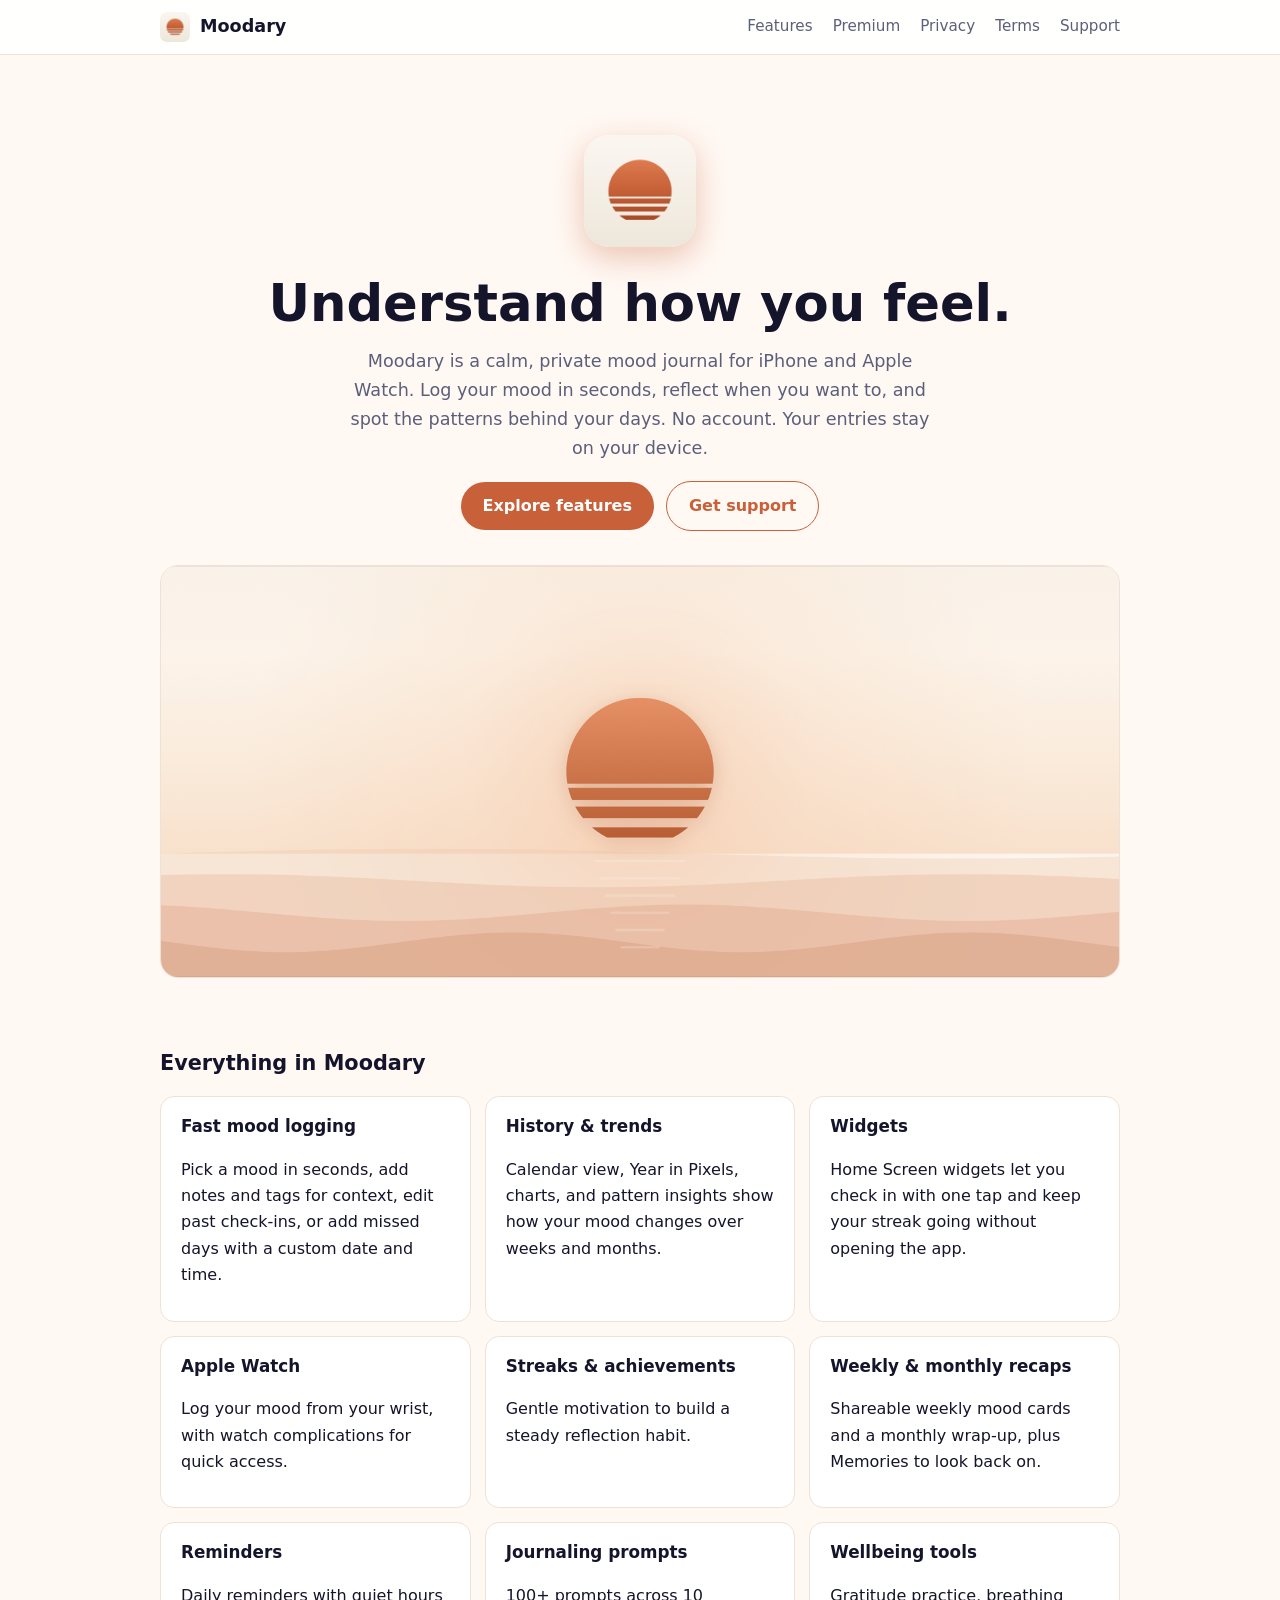
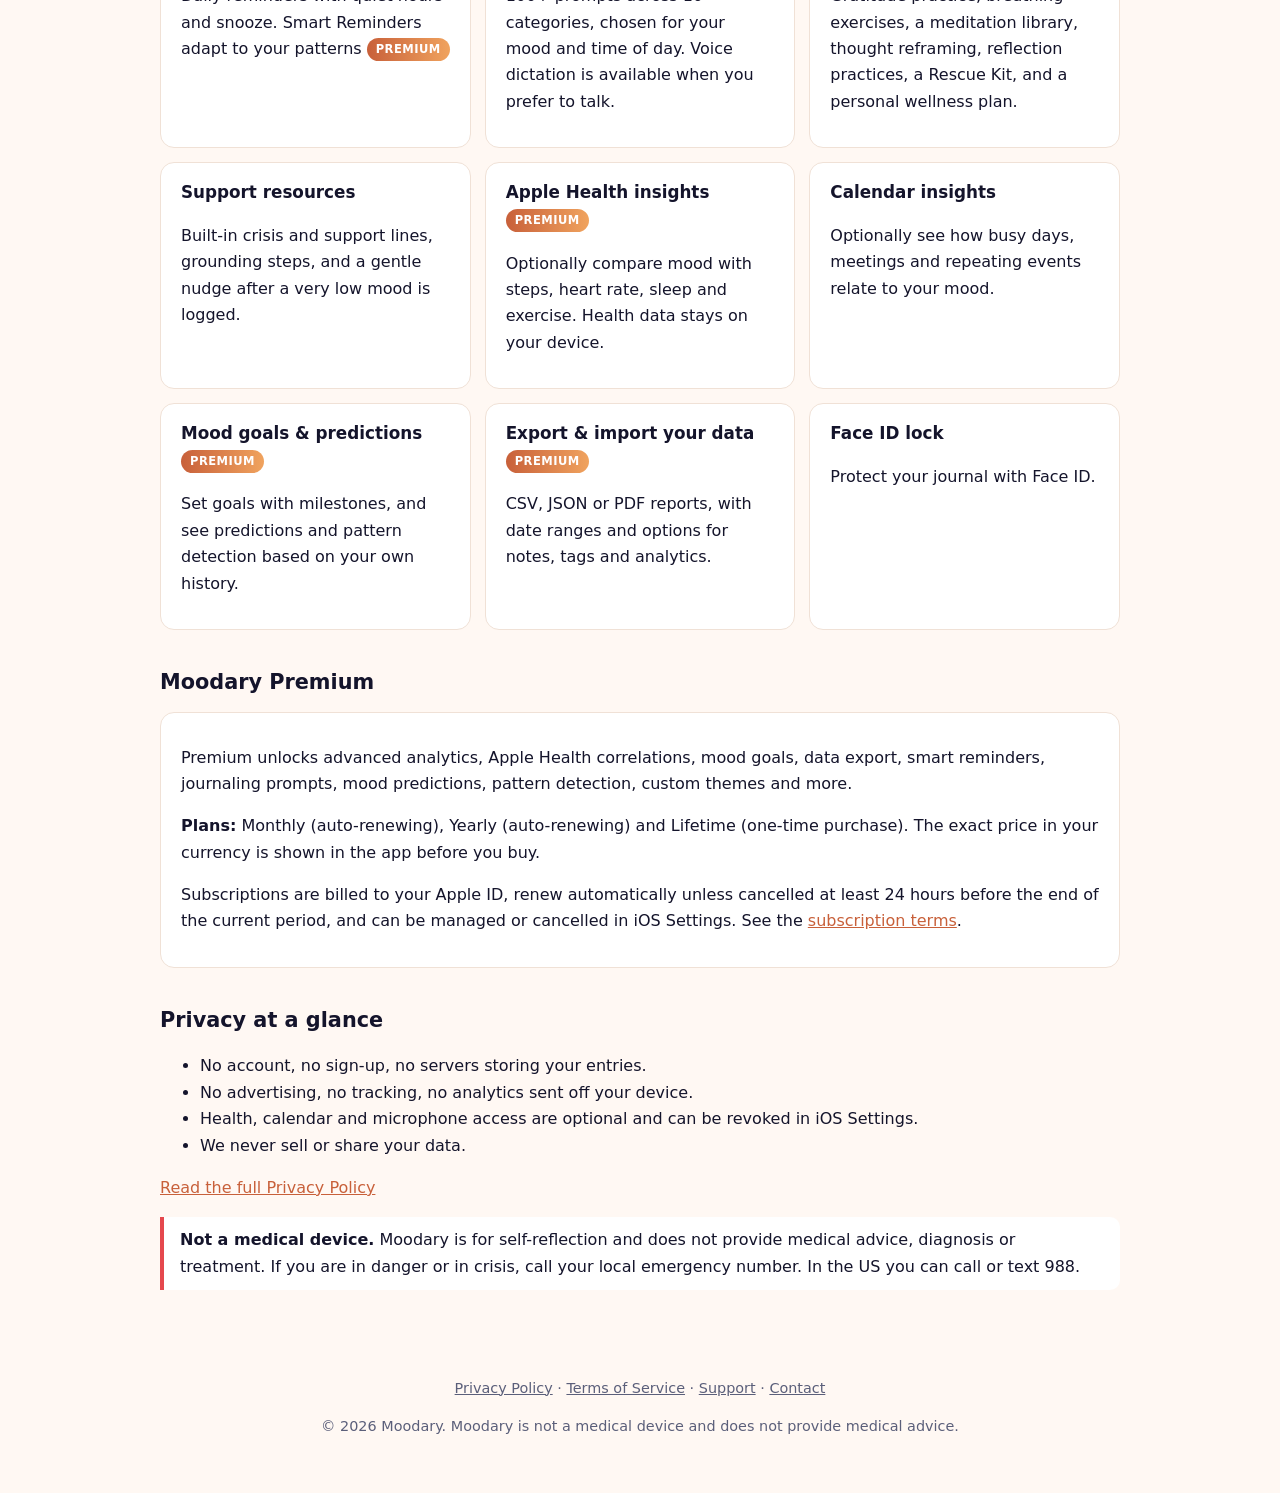
<file: index.html>
<!doctype html>
<html lang="en">
<head>
<meta charset="utf-8">
<meta name="viewport" content="width=device-width, initial-scale=1">
<title>Moodary – Private Mood Journal for iPhone & Apple Watch</title>
<meta name="description" content="Moodary is a private mood journal and tracker with widgets, Apple Watch, journaling prompts, streaks and Apple Health insights. No account needed.">
<meta name="theme-color" content="#c8603a">
<link rel="icon" href="assets/icon.png">
<link rel="apple-touch-icon" href="assets/icon.png">
<link rel="stylesheet" href="style.css">
</head>
<body>
<header><nav>
<a class="brand" href="index.html"><img src="assets/icon.png" alt="">Moodary</a>
<a href="index.html#features">Features</a>
<a href="index.html#premium">Premium</a>
<a href="privacy.html">Privacy</a>
<a href="terms.html">Terms</a>
<a href="support.html">Support</a>
</nav></header>
<main class="wide">
<section class="hero">
<img class="icon" src="assets/icon.png" alt="Moodary app icon">
<h1>Understand how you feel.</h1>
<p>Moodary is a calm, private mood journal for iPhone and Apple Watch. Log your mood in seconds, reflect when you want to, and spot the patterns behind your days. No account. Your entries stay on your device.</p>
<a class="btn" href="#features">Explore features</a><a class="btn alt" href="support.html">Get support</a>
<img class="shot" src="assets/header.png" alt="Moodary app screenshots">
</section>

<h2 id="features">Everything in Moodary</h2>
<div class="grid">
<div class="card"><h3>Fast mood logging</h3><p>Pick a mood in seconds, add notes and tags for context, edit past check-ins, or add missed days with a custom date and time.</p></div>
<div class="card"><h3>History &amp; trends</h3><p>Calendar view, Year in Pixels, charts, and pattern insights show how your mood changes over weeks and months.</p></div>
<div class="card"><h3>Widgets</h3><p>Home Screen widgets let you check in with one tap and keep your streak going without opening the app.</p></div>
<div class="card"><h3>Apple Watch</h3><p>Log your mood from your wrist, with watch complications for quick access.</p></div>
<div class="card"><h3>Streaks &amp; achievements</h3><p>Gentle motivation to build a steady reflection habit.</p></div>
<div class="card"><h3>Weekly &amp; monthly recaps</h3><p>Shareable weekly mood cards and a monthly wrap-up, plus Memories to look back on.</p></div>
<div class="card"><h3>Reminders</h3><p>Daily reminders with quiet hours and snooze. Smart Reminders adapt to your patterns <span class="badge">Premium</span></p></div>
<div class="card"><h3>Journaling prompts</h3><p>100+ prompts across 10 categories, chosen for your mood and time of day. Voice dictation is available when you prefer to talk.</p></div>
<div class="card"><h3>Wellbeing tools</h3><p>Gratitude practice, breathing exercises, a meditation library, thought reframing, reflection practices, a Rescue Kit, and a personal wellness plan.</p></div>
<div class="card"><h3>Support resources</h3><p>Built-in crisis and support lines, grounding steps, and a gentle nudge after a very low mood is logged.</p></div>
<div class="card"><h3>Apple Health insights <span class="badge">Premium</span></h3><p>Optionally compare mood with steps, heart rate, sleep and exercise. Health data stays on your device.</p></div>
<div class="card"><h3>Calendar insights</h3><p>Optionally see how busy days, meetings and repeating events relate to your mood.</p></div>
<div class="card"><h3>Mood goals &amp; predictions <span class="badge">Premium</span></h3><p>Set goals with milestones, and see predictions and pattern detection based on your own history.</p></div>
<div class="card"><h3>Export &amp; import your data <span class="badge">Premium</span></h3><p>CSV, JSON or PDF reports, with date ranges and options for notes, tags and analytics.</p></div>
<div class="card"><h3>Face ID lock</h3><p>Protect your journal with Face ID.</p></div>
</div>

<h2 id="premium">Moodary Premium</h2>
<div class="card">
<p>Premium unlocks advanced analytics, Apple Health correlations, mood goals, data export, smart reminders, journaling prompts, mood predictions, pattern detection, custom themes and more.</p>
<p><strong>Plans:</strong> Monthly (auto-renewing), Yearly (auto-renewing) and Lifetime (one-time purchase). The exact price in your currency is shown in the app before you buy.</p>
<p>Subscriptions are billed to your Apple ID, renew automatically unless cancelled at least 24 hours before the end of the current period, and can be managed or cancelled in iOS Settings. See the <a href="terms.html#subscriptions">subscription terms</a>.</p>
</div>

<h2 id="privacy-glance">Privacy at a glance</h2>
<ul>
<li>No account, no sign-up, no servers storing your entries.</li>
<li>No advertising, no tracking, no analytics sent off your device.</li>
<li>Health, calendar and microphone access are optional and can be revoked in iOS Settings.</li>
<li>We never sell or share your data.</li>
</ul>
<p><a href="privacy.html">Read the full Privacy Policy</a></p>

<div class="note warn"><strong>Not a medical device.</strong> Moodary is for self-reflection and does not provide medical advice, diagnosis or treatment. If you are in danger or in crisis, call your local emergency number. In the US you can call or text 988.</div>
</main>
<footer><p><a href="privacy.html">Privacy Policy</a> &middot; <a href="terms.html">Terms of Service</a> &middot; <a href="support.html">Support</a> &middot; <a href="mailto:alice.turcanu91@gmail.com">Contact</a></p><p>&copy; 2026 Moodary. Moodary is not a medical device and does not provide medical advice.</p></footer>
</body>
</html>
</file>
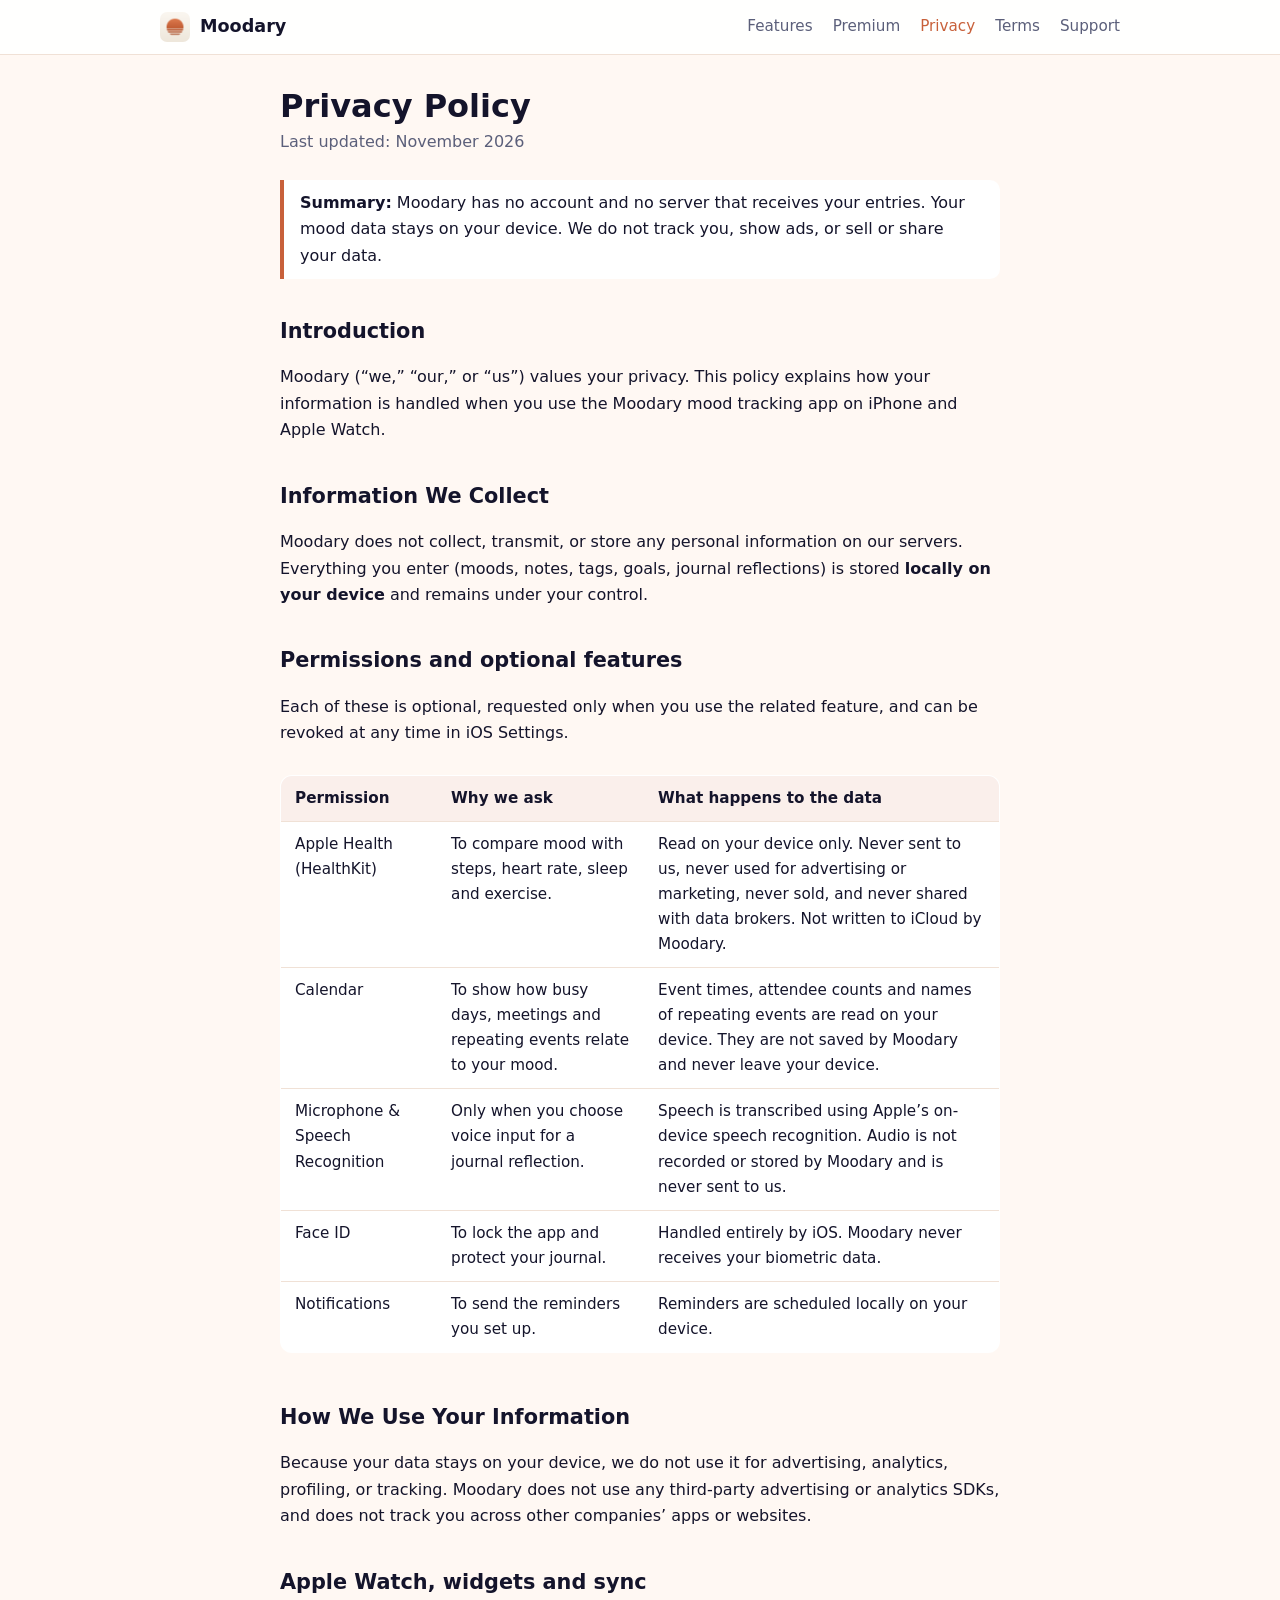
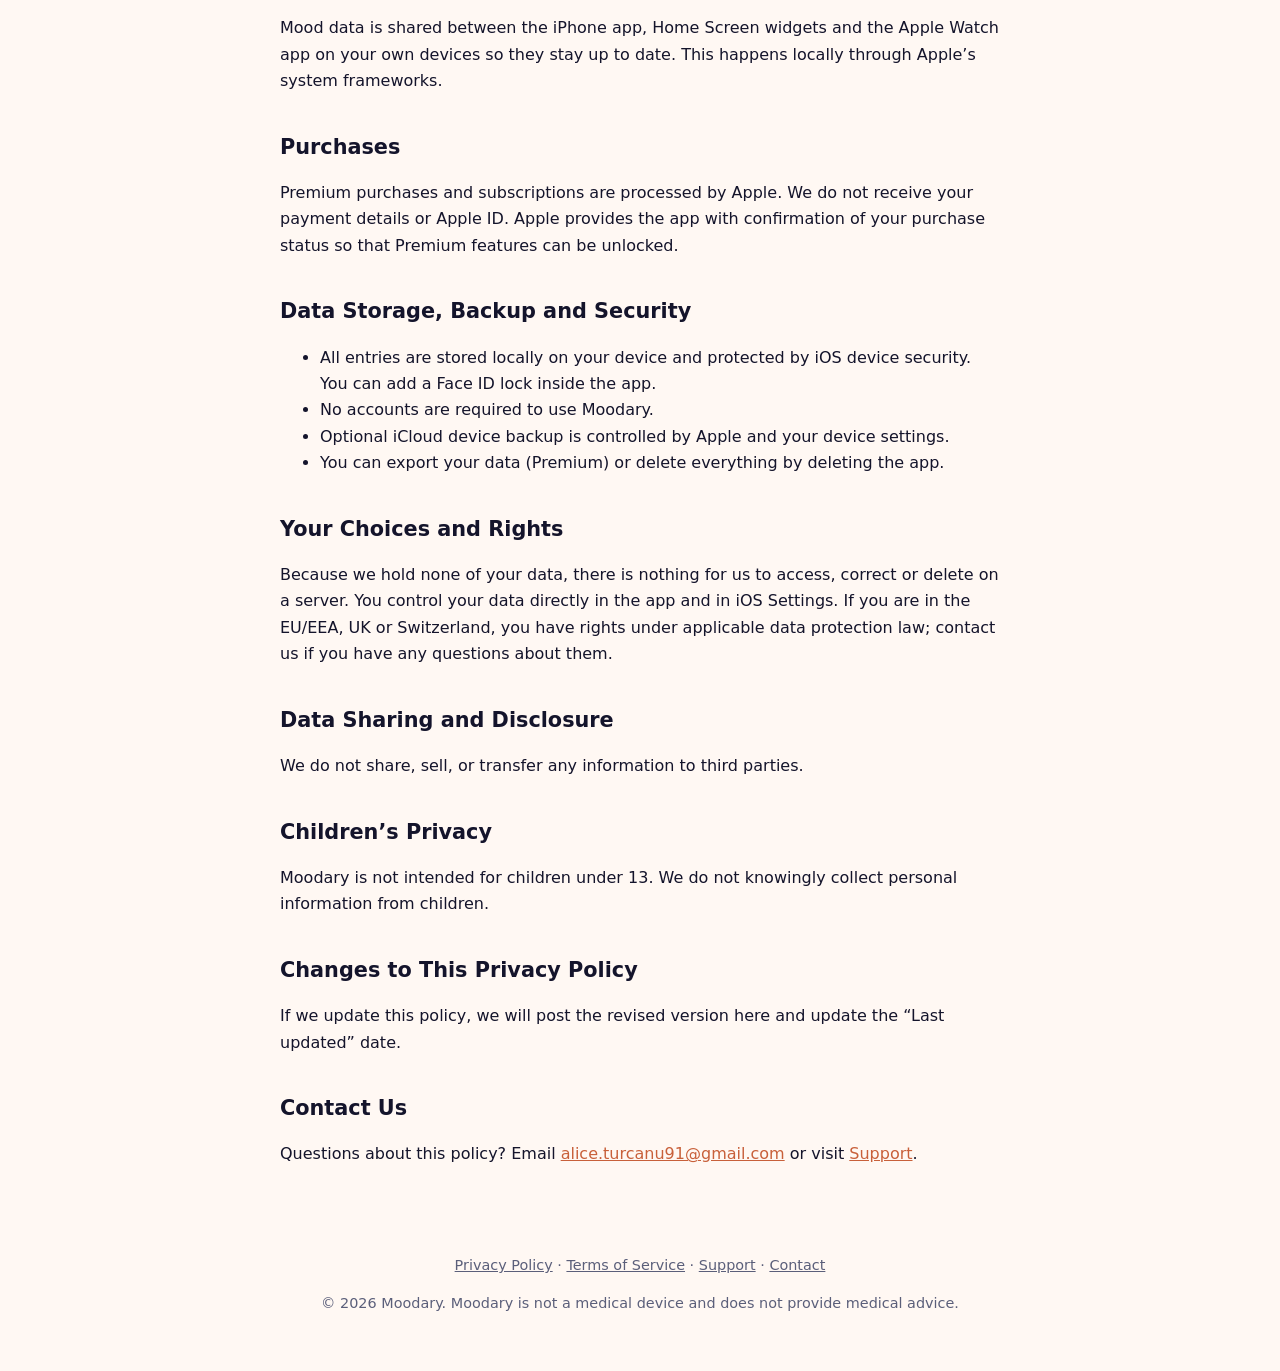
<file: privacy.html>
<!doctype html>
<html lang="en">
<head>
<meta charset="utf-8">
<meta name="viewport" content="width=device-width, initial-scale=1">
<title>Moodary – Privacy Policy</title>
<meta name="description" content="How Moodary handles your data: stored locally on your device, no accounts, no tracking, no ads.">
<meta name="theme-color" content="#c8603a">
<link rel="icon" href="assets/icon.png">
<link rel="apple-touch-icon" href="assets/icon.png">
<link rel="stylesheet" href="style.css">
</head>
<body>
<header><nav>
<a class="brand" href="index.html"><img src="assets/icon.png" alt="">Moodary</a>
<a href="index.html#features">Features</a>
<a href="index.html#premium">Premium</a>
<a href="privacy.html" aria-current="page">Privacy</a>
<a href="terms.html">Terms</a>
<a href="support.html">Support</a>
</nav></header>
<main class="">
<h1>Privacy Policy</h1>
<p class="updated">Last updated: November 2026</p>
<div class="note"><strong>Summary:</strong> Moodary has no account and no server that receives your entries. Your mood data stays on your device. We do not track you, show ads, or sell or share your data.</div>
<h2>Introduction</h2>
<p>Moodary (&ldquo;we,&rdquo; &ldquo;our,&rdquo; or &ldquo;us&rdquo;) values your privacy. This policy explains how your information is handled when you use the Moodary mood tracking app on iPhone and Apple Watch.</p>
<h2>Information We Collect</h2>
<p>Moodary does not collect, transmit, or store any personal information on our servers. Everything you enter (moods, notes, tags, goals, journal reflections) is stored <strong>locally on your device</strong> and remains under your control.</p>
<h2 id="permissions-and-optional-features">Permissions and optional features</h2>
<p>Each of these is optional, requested only when you use the related feature, and can be revoked at any time in iOS Settings.</p>
<div class="scroll"><table>
<tr><th>Permission</th><th>Why we ask</th><th>What happens to the data</th></tr>
<tr><td>Apple Health (HealthKit)</td><td>To compare mood with steps, heart rate, sleep and exercise.</td><td>Read on your device only. Never sent to us, never used for advertising or marketing, never sold, and never shared with data brokers. Not written to iCloud by Moodary.</td></tr>
<tr><td>Calendar</td><td>To show how busy days, meetings and repeating events relate to your mood.</td><td>Event times, attendee counts and names of repeating events are read on your device. They are not saved by Moodary and never leave your device.</td></tr>
<tr><td>Microphone &amp; Speech Recognition</td><td>Only when you choose voice input for a journal reflection.</td><td>Speech is transcribed using Apple&rsquo;s on-device speech recognition. Audio is not recorded or stored by Moodary and is never sent to us.</td></tr>
<tr><td>Face ID</td><td>To lock the app and protect your journal.</td><td>Handled entirely by iOS. Moodary never receives your biometric data.</td></tr>
<tr><td>Notifications</td><td>To send the reminders you set up.</td><td>Reminders are scheduled locally on your device.</td></tr>
</table></div>
<h2>How We Use Your Information</h2>
<p>Because your data stays on your device, we do not use it for advertising, analytics, profiling, or tracking. Moodary does not use any third-party advertising or analytics SDKs, and does not track you across other companies&rsquo; apps or websites.</p>
<h2>Apple Watch, widgets and sync</h2>
<p>Mood data is shared between the iPhone app, Home Screen widgets and the Apple Watch app on your own devices so they stay up to date. This happens locally through Apple&rsquo;s system frameworks.</p>
<h2>Purchases</h2>
<p>Premium purchases and subscriptions are processed by Apple. We do not receive your payment details or Apple ID. Apple provides the app with confirmation of your purchase status so that Premium features can be unlocked.</p>
<h2>Data Storage, Backup and Security</h2>
<ul>
<li>All entries are stored locally on your device and protected by iOS device security. You can add a Face ID lock inside the app.</li>
<li>No accounts are required to use Moodary.</li>
<li>Optional iCloud device backup is controlled by Apple and your device settings.</li>
<li>You can export your data (Premium) or delete everything by deleting the app.</li>
</ul>
<h2>Your Choices and Rights</h2>
<p>Because we hold none of your data, there is nothing for us to access, correct or delete on a server. You control your data directly in the app and in iOS Settings. If you are in the EU/EEA, UK or Switzerland, you have rights under applicable data protection law; contact us if you have any questions about them.</p>
<h2>Data Sharing and Disclosure</h2>
<p>We do not share, sell, or transfer any information to third parties.</p>
<h2>Children&rsquo;s Privacy</h2>
<p>Moodary is not intended for children under 13. We do not knowingly collect personal information from children.</p>
<h2>Changes to This Privacy Policy</h2>
<p>If we update this policy, we will post the revised version here and update the &ldquo;Last updated&rdquo; date.</p>
<h2>Contact Us</h2>
<p>Questions about this policy? Email <a href="mailto:alice.turcanu91@gmail.com">alice.turcanu91@gmail.com</a> or visit <a href="support.html">Support</a>.</p>
</main>
<footer><p><a href="privacy.html">Privacy Policy</a> &middot; <a href="terms.html">Terms of Service</a> &middot; <a href="support.html">Support</a> &middot; <a href="mailto:alice.turcanu91@gmail.com">Contact</a></p><p>&copy; 2026 Moodary. Moodary is not a medical device and does not provide medical advice.</p></footer>
</body>
</html>
</file>
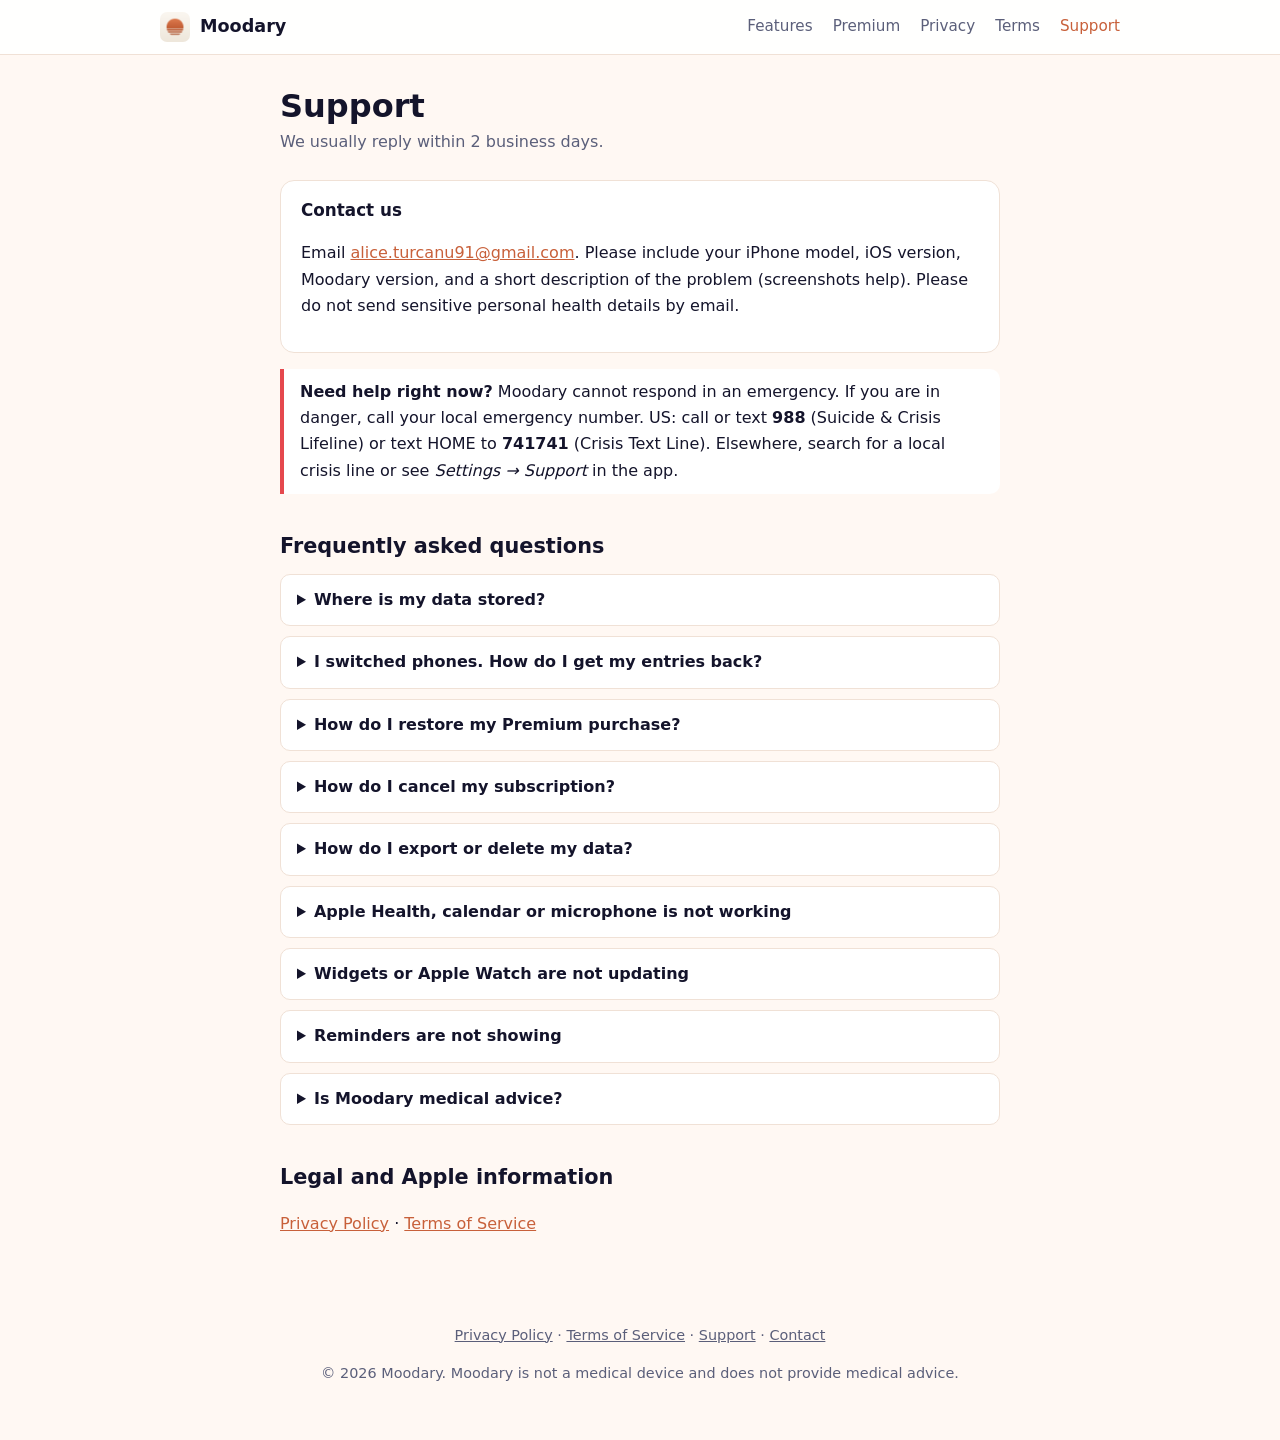
<file: support.html>
<!doctype html>
<html lang="en">
<head>
<meta charset="utf-8">
<meta name="viewport" content="width=device-width, initial-scale=1">
<title>Moodary – Support</title>
<meta name="description" content="Get help with Moodary: contact, FAQ, restoring purchases, cancelling subscriptions and crisis resources.">
<meta name="theme-color" content="#c8603a">
<link rel="icon" href="assets/icon.png">
<link rel="apple-touch-icon" href="assets/icon.png">
<link rel="stylesheet" href="style.css">
</head>
<body>
<header><nav>
<a class="brand" href="index.html"><img src="assets/icon.png" alt="">Moodary</a>
<a href="index.html#features">Features</a>
<a href="index.html#premium">Premium</a>
<a href="privacy.html">Privacy</a>
<a href="terms.html">Terms</a>
<a href="support.html" aria-current="page">Support</a>
</nav></header>
<main class="">
<h1>Support</h1>
<p class="updated">We usually reply within 2 business days.</p>
<div class="card"><h3>Contact us</h3><p>Email <a href="mailto:alice.turcanu91@gmail.com?subject=Moodary%20Support">alice.turcanu91@gmail.com</a>. Please include your iPhone model, iOS version, Moodary version, and a short description of the problem (screenshots help). Please do not send sensitive personal health details by email.</p></div>
<div class="note warn"><strong>Need help right now?</strong> Moodary cannot respond in an emergency. If you are in danger, call your local emergency number. US: call or text <strong>988</strong> (Suicide &amp; Crisis Lifeline) or text HOME to <strong>741741</strong> (Crisis Text Line). Elsewhere, search for a local crisis line or see <em>Settings &rarr; Support</em> in the app.</div>
<h2>Frequently asked questions</h2>
<details><summary>Where is my data stored?</summary><p>Only on your device. Moodary has no accounts and no servers receiving your entries. See the <a href="privacy.html">Privacy Policy</a>.</p></details>
<details><summary>I switched phones. How do I get my entries back?</summary><p>Entries are stored on your device, so restore your new phone from an iCloud or computer backup of your old one. Premium users can also export CSV, JSON or PDF from Settings.</p></details>
<details><summary>How do I restore my Premium purchase?</summary><p>Open Moodary, open the Premium screen and tap <em>Restore</em>. Use the same Apple ID as the original purchase.</p></details>
<details><summary>How do I cancel my subscription?</summary><p>Open iOS Settings, tap your name, then <em>Subscriptions</em>, choose Moodary and tap <em>Cancel Subscription</em>. Deleting the app does not cancel it. For refunds, visit <a href="https://reportaproblem.apple.com">reportaproblem.apple.com</a>.</p></details>
<details><summary>How do I export or delete my data?</summary><p>Premium users can export from Settings. To delete everything, delete the app from your device.</p></details>
<details><summary>Apple Health, calendar or microphone is not working</summary><p>Open iOS Settings &rarr; Moodary (and Settings &rarr; Privacy &amp; Security &rarr; Health) and make sure the permission is enabled, then restart the app.</p></details>
<details><summary>Widgets or Apple Watch are not updating</summary><p>Open the iPhone app once to refresh, then check that the widget is added again (long-press the Home Screen) and that the Watch app is installed from the Watch app on iPhone.</p></details>
<details><summary>Reminders are not showing</summary><p>Check Settings &rarr; Notifications &rarr; Moodary, make sure reminders are enabled in the app, and that Focus modes or quiet hours are not silencing them.</p></details>
<details><summary>Is Moodary medical advice?</summary><p>No. Moodary is for self-reflection only. If you are struggling, please reach out to a healthcare professional or a crisis line.</p></details>
<h2>Legal and Apple information</h2>
<p><a href="privacy.html">Privacy Policy</a> &middot; <a href="terms.html">Terms of Service</a></p>
</main>
<footer><p><a href="privacy.html">Privacy Policy</a> &middot; <a href="terms.html">Terms of Service</a> &middot; <a href="support.html">Support</a> &middot; <a href="mailto:alice.turcanu91@gmail.com">Contact</a></p><p>&copy; 2026 Moodary. Moodary is not a medical device and does not provide medical advice.</p></footer>
</body>
</html>
</file>
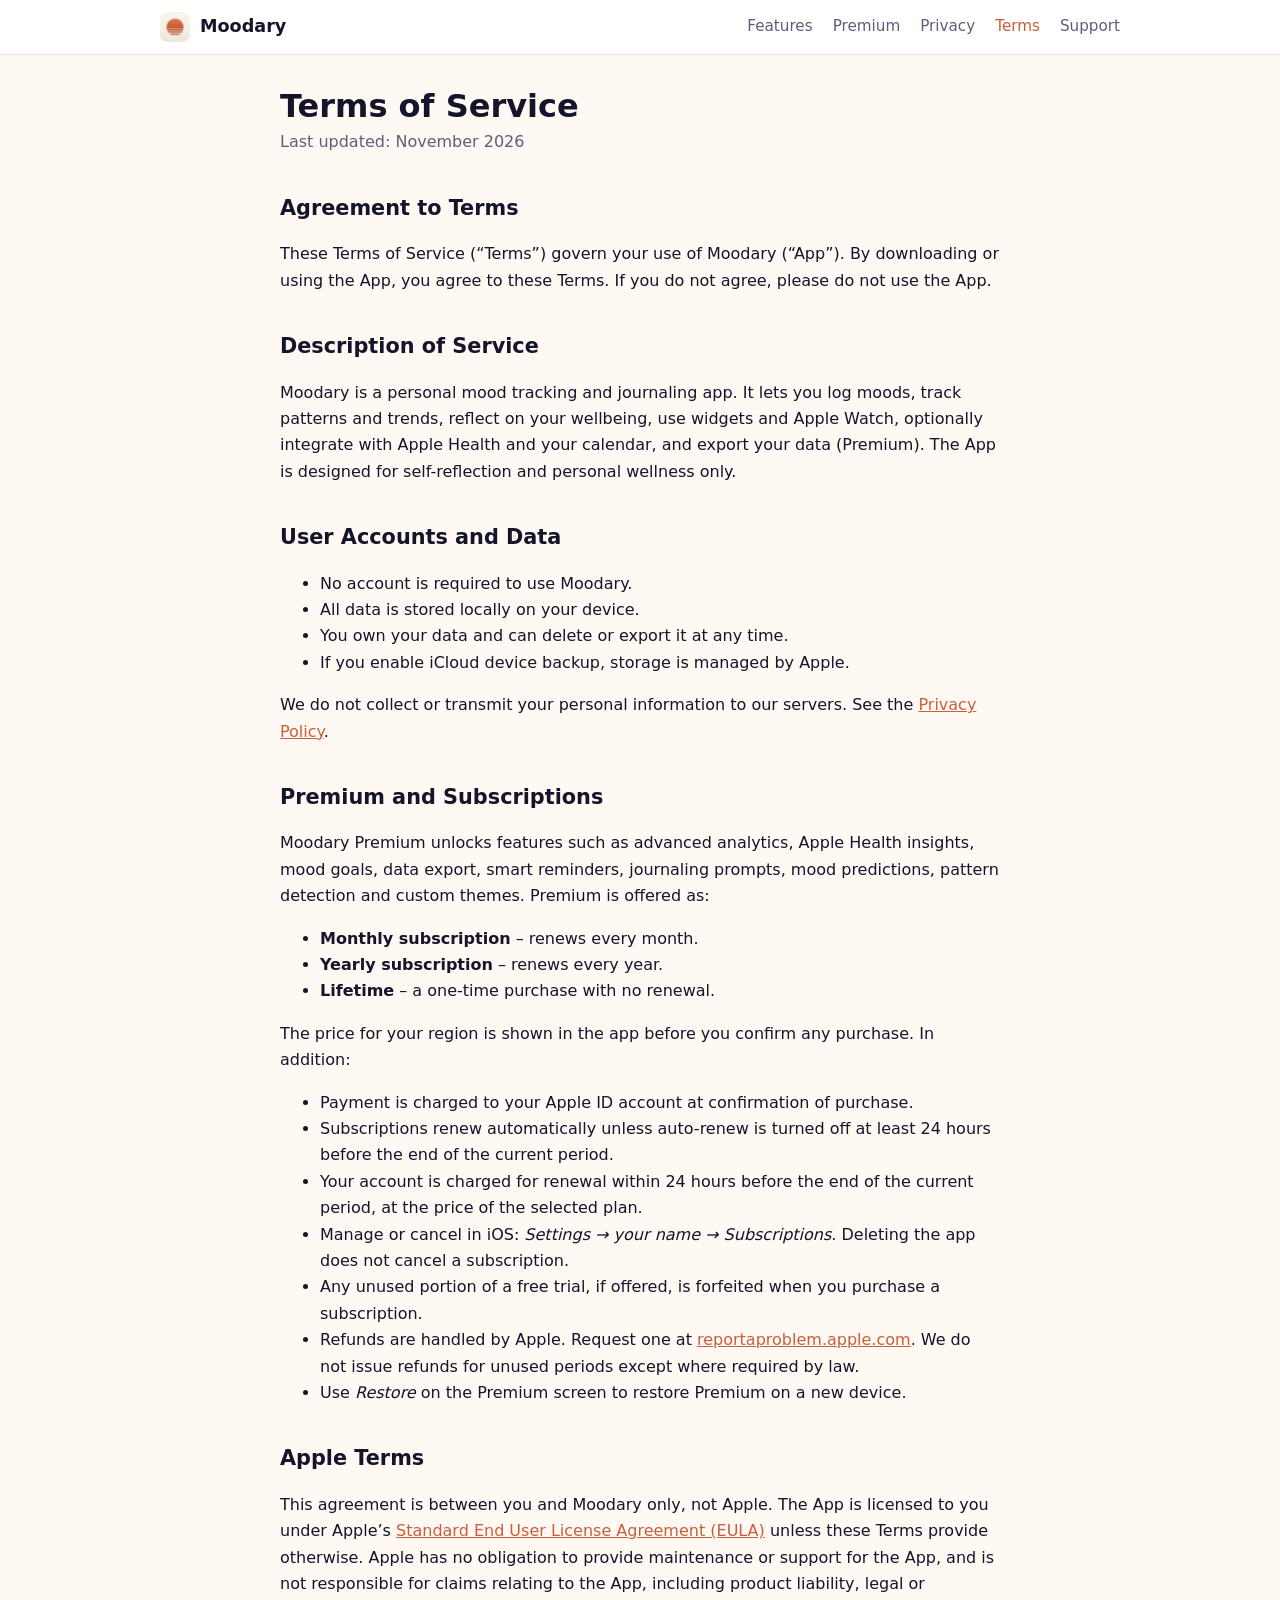
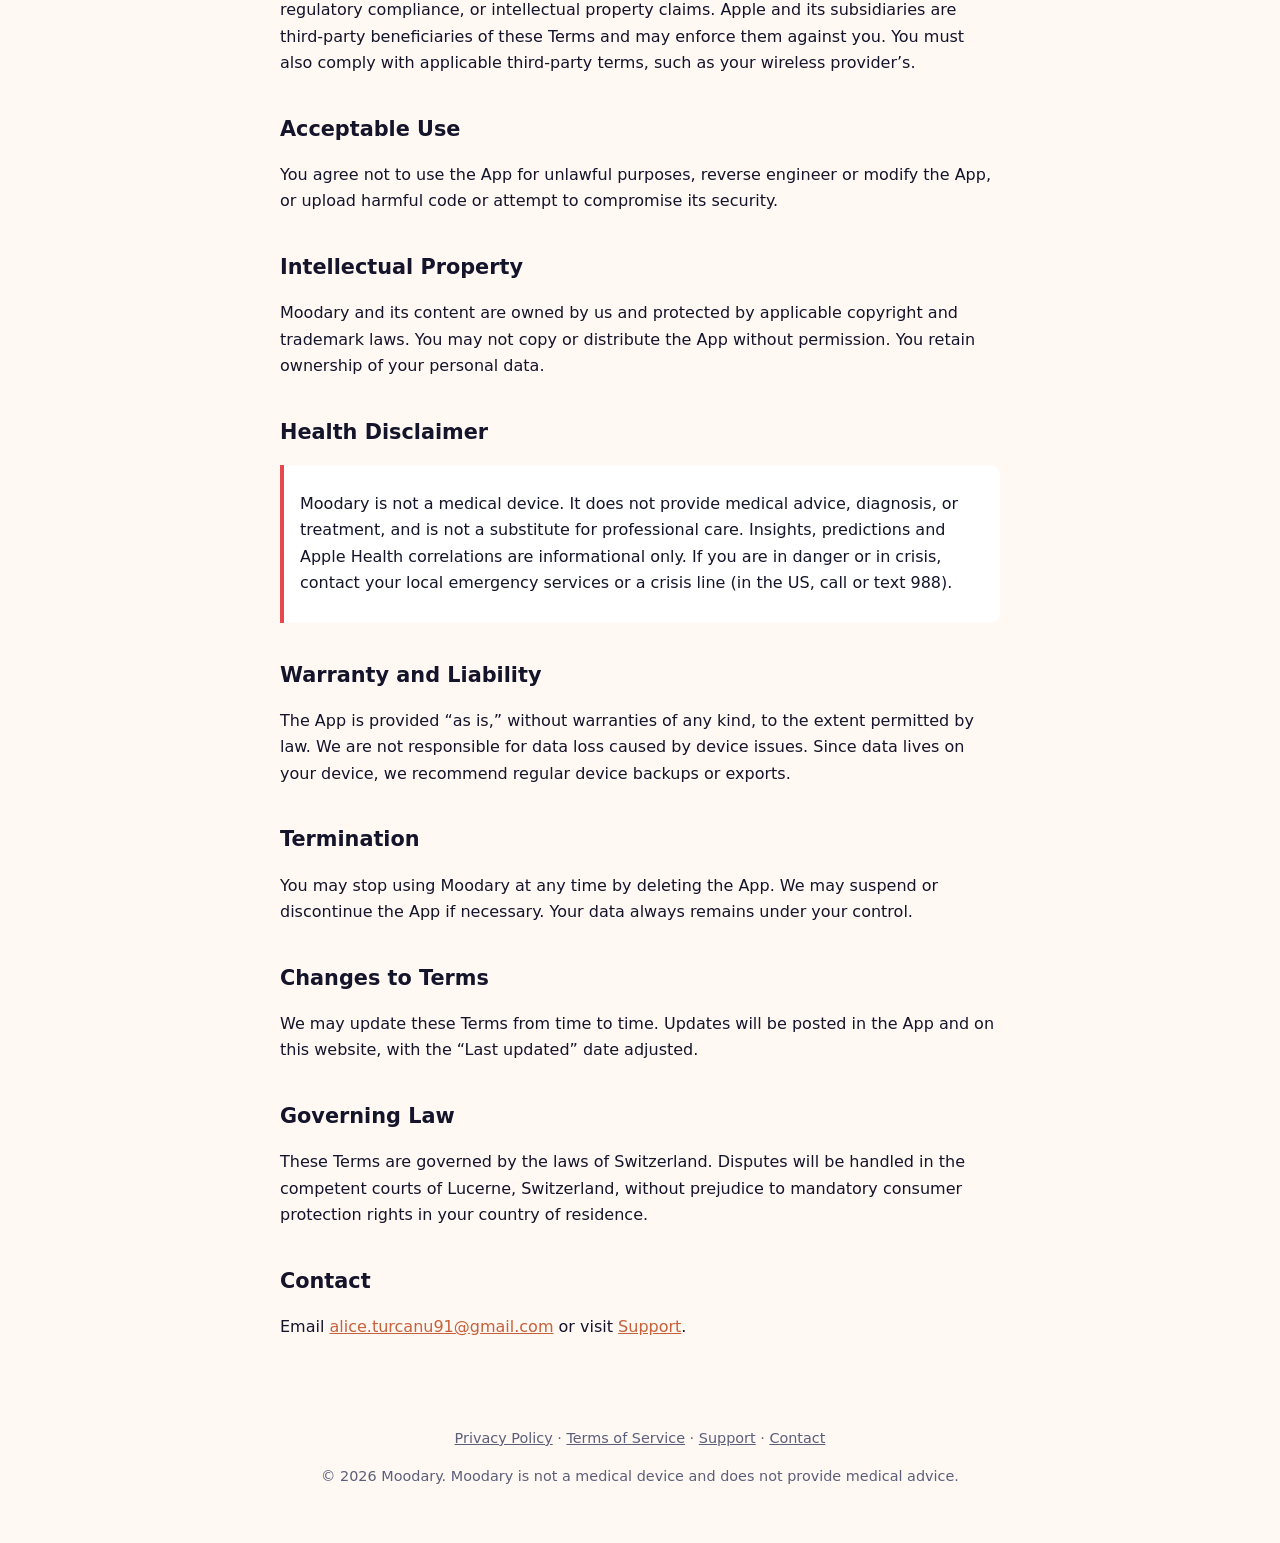
<file: terms.html>
<!doctype html>
<html lang="en">
<head>
<meta charset="utf-8">
<meta name="viewport" content="width=device-width, initial-scale=1">
<title>Moodary – Terms of Service</title>
<meta name="description" content="Moodary Terms of Service, subscription terms and Apple EULA information.">
<meta name="theme-color" content="#c8603a">
<link rel="icon" href="assets/icon.png">
<link rel="apple-touch-icon" href="assets/icon.png">
<link rel="stylesheet" href="style.css">
</head>
<body>
<header><nav>
<a class="brand" href="index.html"><img src="assets/icon.png" alt="">Moodary</a>
<a href="index.html#features">Features</a>
<a href="index.html#premium">Premium</a>
<a href="privacy.html">Privacy</a>
<a href="terms.html" aria-current="page">Terms</a>
<a href="support.html">Support</a>
</nav></header>
<main class="">
<h1>Terms of Service</h1>
<p class="updated">Last updated: November 2026</p>
<h2>Agreement to Terms</h2>
<p>These Terms of Service (&ldquo;Terms&rdquo;) govern your use of Moodary (&ldquo;App&rdquo;). By downloading or using the App, you agree to these Terms. If you do not agree, please do not use the App.</p>
<h2>Description of Service</h2>
<p>Moodary is a personal mood tracking and journaling app. It lets you log moods, track patterns and trends, reflect on your wellbeing, use widgets and Apple Watch, optionally integrate with Apple Health and your calendar, and export your data (Premium). The App is designed for self-reflection and personal wellness only.</p>
<h2>User Accounts and Data</h2>
<ul><li>No account is required to use Moodary.</li><li>All data is stored locally on your device.</li><li>You own your data and can delete or export it at any time.</li><li>If you enable iCloud device backup, storage is managed by Apple.</li></ul>
<p>We do not collect or transmit your personal information to our servers. See the <a href="privacy.html">Privacy Policy</a>.</p>
<h2 id="subscriptions">Premium and Subscriptions</h2>
<p>Moodary Premium unlocks features such as advanced analytics, Apple Health insights, mood goals, data export, smart reminders, journaling prompts, mood predictions, pattern detection and custom themes. Premium is offered as:</p>
<ul>
<li><strong>Monthly subscription</strong> &ndash; renews every month.</li>
<li><strong>Yearly subscription</strong> &ndash; renews every year.</li>
<li><strong>Lifetime</strong> &ndash; a one-time purchase with no renewal.</li>
</ul>
<p>The price for your region is shown in the app before you confirm any purchase. In addition:</p>
<ul>
<li>Payment is charged to your Apple ID account at confirmation of purchase.</li>
<li>Subscriptions renew automatically unless auto-renew is turned off at least 24 hours before the end of the current period.</li>
<li>Your account is charged for renewal within 24 hours before the end of the current period, at the price of the selected plan.</li>
<li>Manage or cancel in iOS: <em>Settings &rarr; your name &rarr; Subscriptions</em>. Deleting the app does not cancel a subscription.</li>
<li>Any unused portion of a free trial, if offered, is forfeited when you purchase a subscription.</li>
<li>Refunds are handled by Apple. Request one at <a href="https://reportaproblem.apple.com">reportaproblem.apple.com</a>. We do not issue refunds for unused periods except where required by law.</li>
<li>Use <em>Restore</em> on the Premium screen to restore Premium on a new device.</li>
</ul>
<h2>Apple Terms</h2>
<p>This agreement is between you and Moodary only, not Apple. The App is licensed to you under Apple&rsquo;s <a href="https://www.apple.com/legal/internet-services/itunes/dev/stdeula/">Standard End User License Agreement (EULA)</a> unless these Terms provide otherwise. Apple has no obligation to provide maintenance or support for the App, and is not responsible for claims relating to the App, including product liability, legal or regulatory compliance, or intellectual property claims. Apple and its subsidiaries are third-party beneficiaries of these Terms and may enforce them against you. You must also comply with applicable third-party terms, such as your wireless provider&rsquo;s.</p>
<h2>Acceptable Use</h2>
<p>You agree not to use the App for unlawful purposes, reverse engineer or modify the App, or upload harmful code or attempt to compromise its security.</p>
<h2>Intellectual Property</h2>
<p>Moodary and its content are owned by us and protected by applicable copyright and trademark laws. You may not copy or distribute the App without permission. You retain ownership of your personal data.</p>
<h2>Health Disclaimer</h2>
<div class="note warn"><p>Moodary is not a medical device. It does not provide medical advice, diagnosis, or treatment, and is not a substitute for professional care. Insights, predictions and Apple Health correlations are informational only. If you are in danger or in crisis, contact your local emergency services or a crisis line (in the US, call or text 988).</p></div>
<h2>Warranty and Liability</h2>
<p>The App is provided &ldquo;as is,&rdquo; without warranties of any kind, to the extent permitted by law. We are not responsible for data loss caused by device issues. Since data lives on your device, we recommend regular device backups or exports.</p>
<h2>Termination</h2>
<p>You may stop using Moodary at any time by deleting the App. We may suspend or discontinue the App if necessary. Your data always remains under your control.</p>
<h2>Changes to Terms</h2>
<p>We may update these Terms from time to time. Updates will be posted in the App and on this website, with the &ldquo;Last updated&rdquo; date adjusted.</p>
<h2>Governing Law</h2>
<p>These Terms are governed by the laws of Switzerland. Disputes will be handled in the competent courts of Lucerne, Switzerland, without prejudice to mandatory consumer protection rights in your country of residence.</p>
<h2>Contact</h2>
<p>Email <a href="mailto:alice.turcanu91@gmail.com">alice.turcanu91@gmail.com</a> or visit <a href="support.html">Support</a>.</p>
</main>
<footer><p><a href="privacy.html">Privacy Policy</a> &middot; <a href="terms.html">Terms of Service</a> &middot; <a href="support.html">Support</a> &middot; <a href="mailto:alice.turcanu91@gmail.com">Contact</a></p><p>&copy; 2026 Moodary. Moodary is not a medical device and does not provide medical advice.</p></footer>
</body>
</html>
</file>
<file: style.css>
:root{--bg:#fff8f3;--card:#fff;--text:#14142b;--muted:#5b5f7a;--accent:#c8603a;--accent2:#f0a35e;--border:#f0e1d6}
@media (prefers-color-scheme:dark){:root{--bg:#1a1311;--card:#241a17;--text:#eceefb;--muted:#a0a6c4;--accent:#f0906a;--accent2:#ff8fc4;--border:#3a2b26}}
*{box-sizing:border-box}
html{scroll-behavior:smooth}
body{margin:0;font-family:system-ui,-apple-system,"SF Pro Text","Helvetica Neue",Arial,sans-serif;line-height:1.65;color:var(--text);background:var(--bg)}
a{color:var(--accent)}
header{position:sticky;top:0;z-index:5;border-bottom:1px solid var(--border);background:color-mix(in srgb,var(--card) 90%,transparent);backdrop-filter:blur(10px)}
nav{max-width:1000px;margin:0 auto;padding:12px 20px;display:flex;flex-wrap:wrap;gap:6px 20px;align-items:center}
nav .brand{display:flex;align-items:center;gap:10px;font-weight:700;font-size:1.1rem;margin-right:auto;color:var(--text);text-decoration:none}
nav .brand img{width:30px;height:30px;border-radius:7px}
nav a{color:var(--muted);text-decoration:none;font-size:.95rem}
nav a:hover,nav a[aria-current]{color:var(--accent)}
main{max-width:760px;margin:0 auto;padding:32px 20px 56px}
.wide{max-width:1000px}
h1{font-size:2rem;margin:0 0 4px;line-height:1.2}
h2{font-size:1.3rem;margin:2.2rem 0 .5rem}
h3{font-size:1.05rem;margin:1.4rem 0 .3rem}
.updated{color:var(--muted);margin:0 0 1.5rem}
.hero{text-align:center;padding:48px 0 24px}
.hero img.icon{width:112px;height:112px;border-radius:25px;box-shadow:0 10px 30px rgba(200,96,58,.35)}
.hero h1{font-size:clamp(2.1rem,6vw,3.2rem);margin-top:18px}
.hero p{max-width:600px;margin:12px auto;color:var(--muted);font-size:1.1rem}
.hero .shot{width:100%;max-width:960px;border-radius:18px;margin-top:28px;border:1px solid var(--border)}
.btn{display:inline-block;background:var(--accent);color:#fff;padding:11px 22px;border-radius:999px;text-decoration:none;font-weight:600;margin:6px}
.btn.alt{background:transparent;color:var(--accent);border:1px solid var(--accent)}
.grid{display:grid;grid-template-columns:repeat(auto-fit,minmax(260px,1fr));gap:14px;margin:16px 0}
.card{background:var(--card);border:1px solid var(--border);border-radius:14px;padding:16px 20px;margin:12px 0}
.grid .card{margin:0}
.card h3{margin-top:0}
.badge{display:inline-block;font-size:.72rem;font-weight:700;letter-spacing:.04em;text-transform:uppercase;background:linear-gradient(90deg,var(--accent),var(--accent2));color:#fff;border-radius:999px;padding:2px 9px;vertical-align:middle}
table{width:100%;border-collapse:collapse;background:var(--card);border:1px solid var(--border);border-radius:12px;overflow:hidden;font-size:.95rem;margin:12px 0}
th,td{text-align:left;padding:10px 14px;border-bottom:1px solid var(--border);vertical-align:top}
th{background:color-mix(in srgb,var(--accent) 10%,var(--card))}
tr:last-child td{border-bottom:0}
.scroll{overflow-x:auto}
details{background:var(--card);border:1px solid var(--border);border-radius:10px;padding:12px 16px;margin:10px 0}
summary{cursor:pointer;font-weight:600}
.note{border-left:4px solid var(--accent);background:var(--card);padding:10px 16px;border-radius:0 10px 10px 0;margin:16px 0}
.warn{border-left-color:#e5484d}
footer{max-width:1000px;margin:0 auto;padding:0 20px 40px;color:var(--muted);font-size:.9rem;text-align:center}
footer a{color:var(--muted)}
</file>
